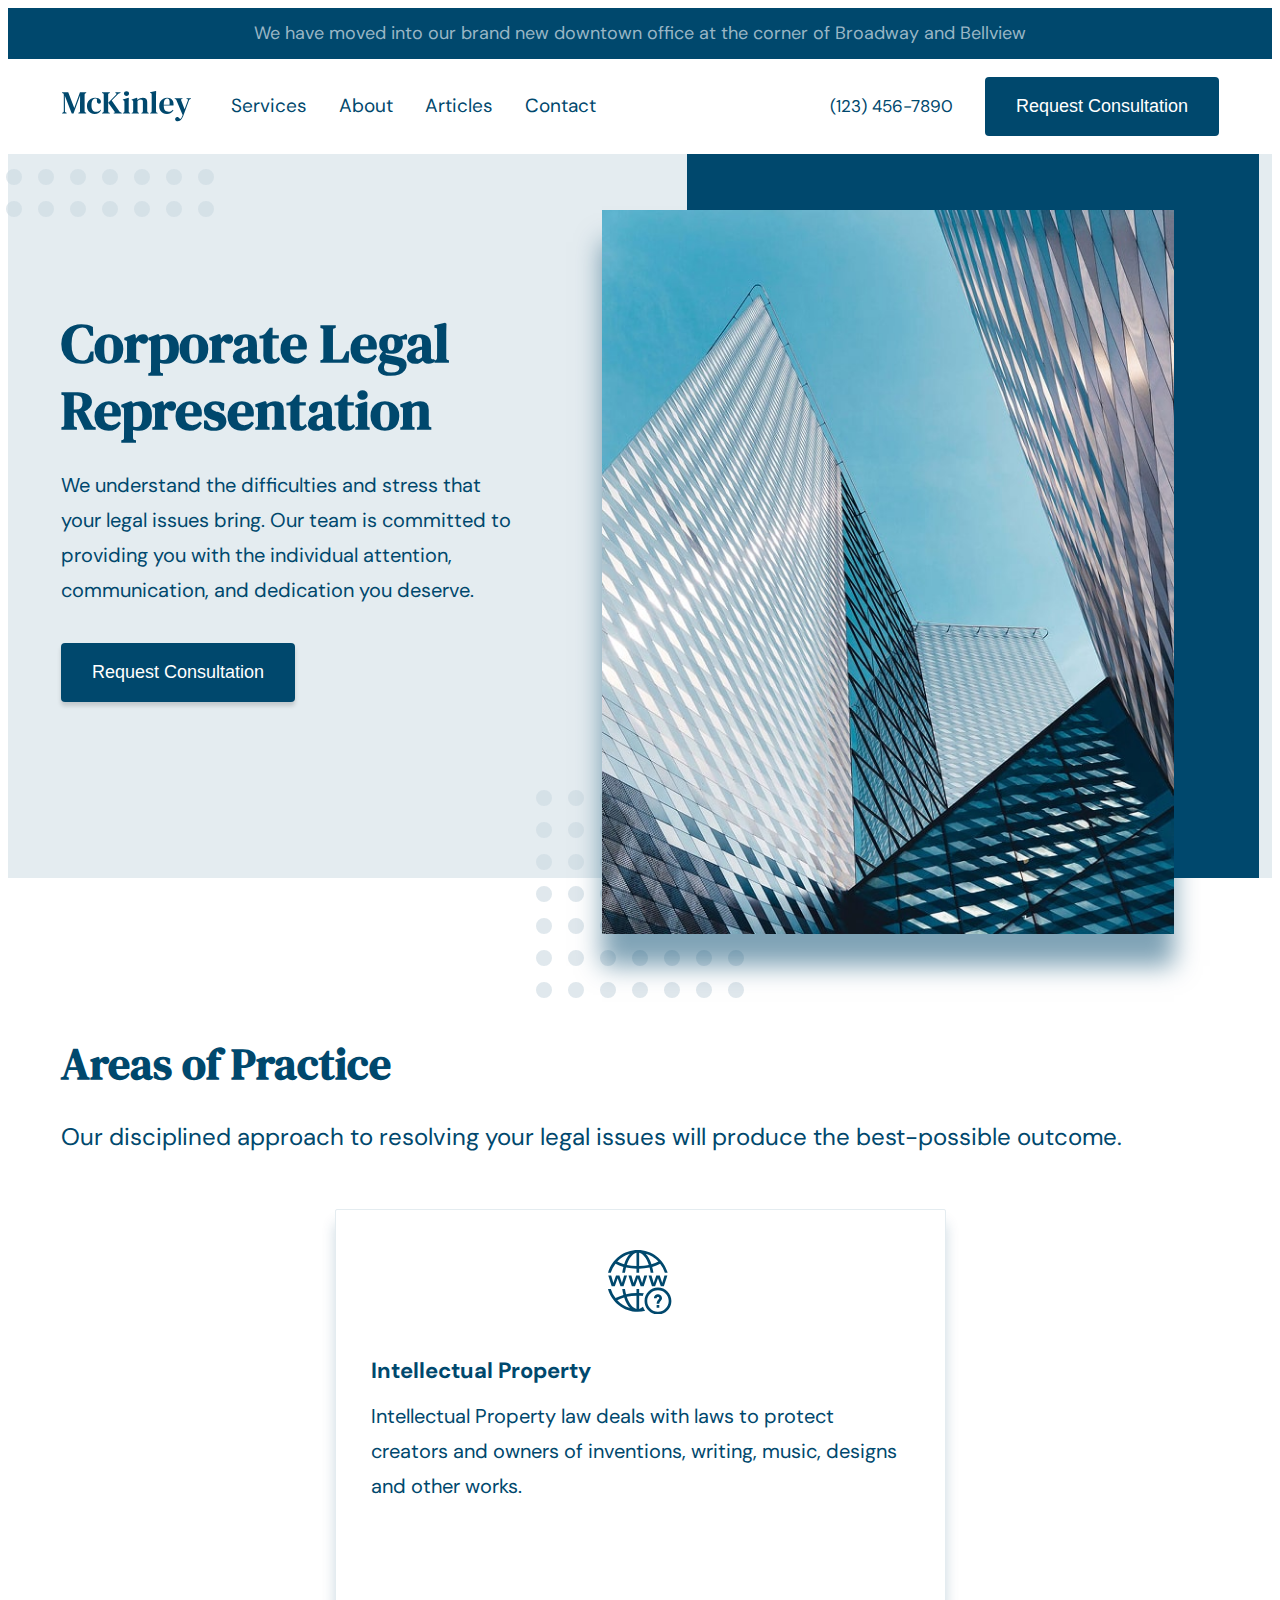
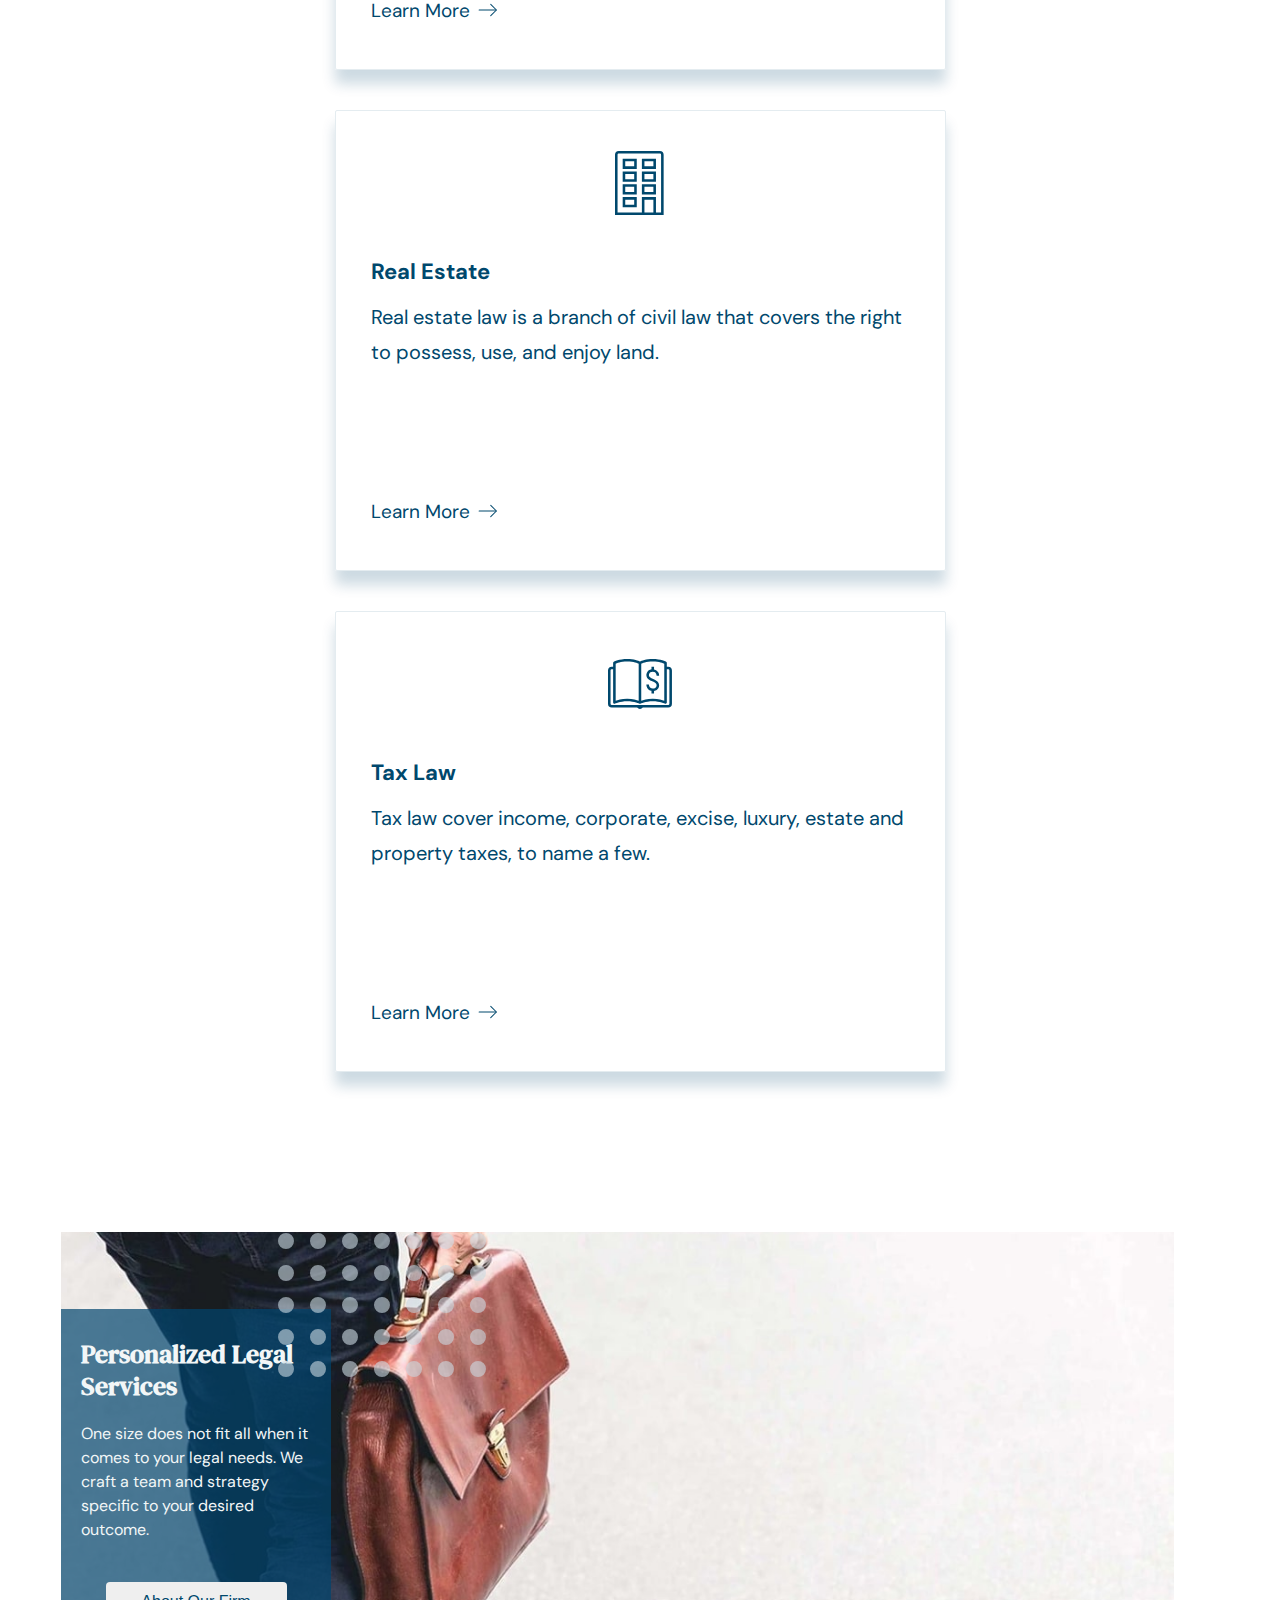
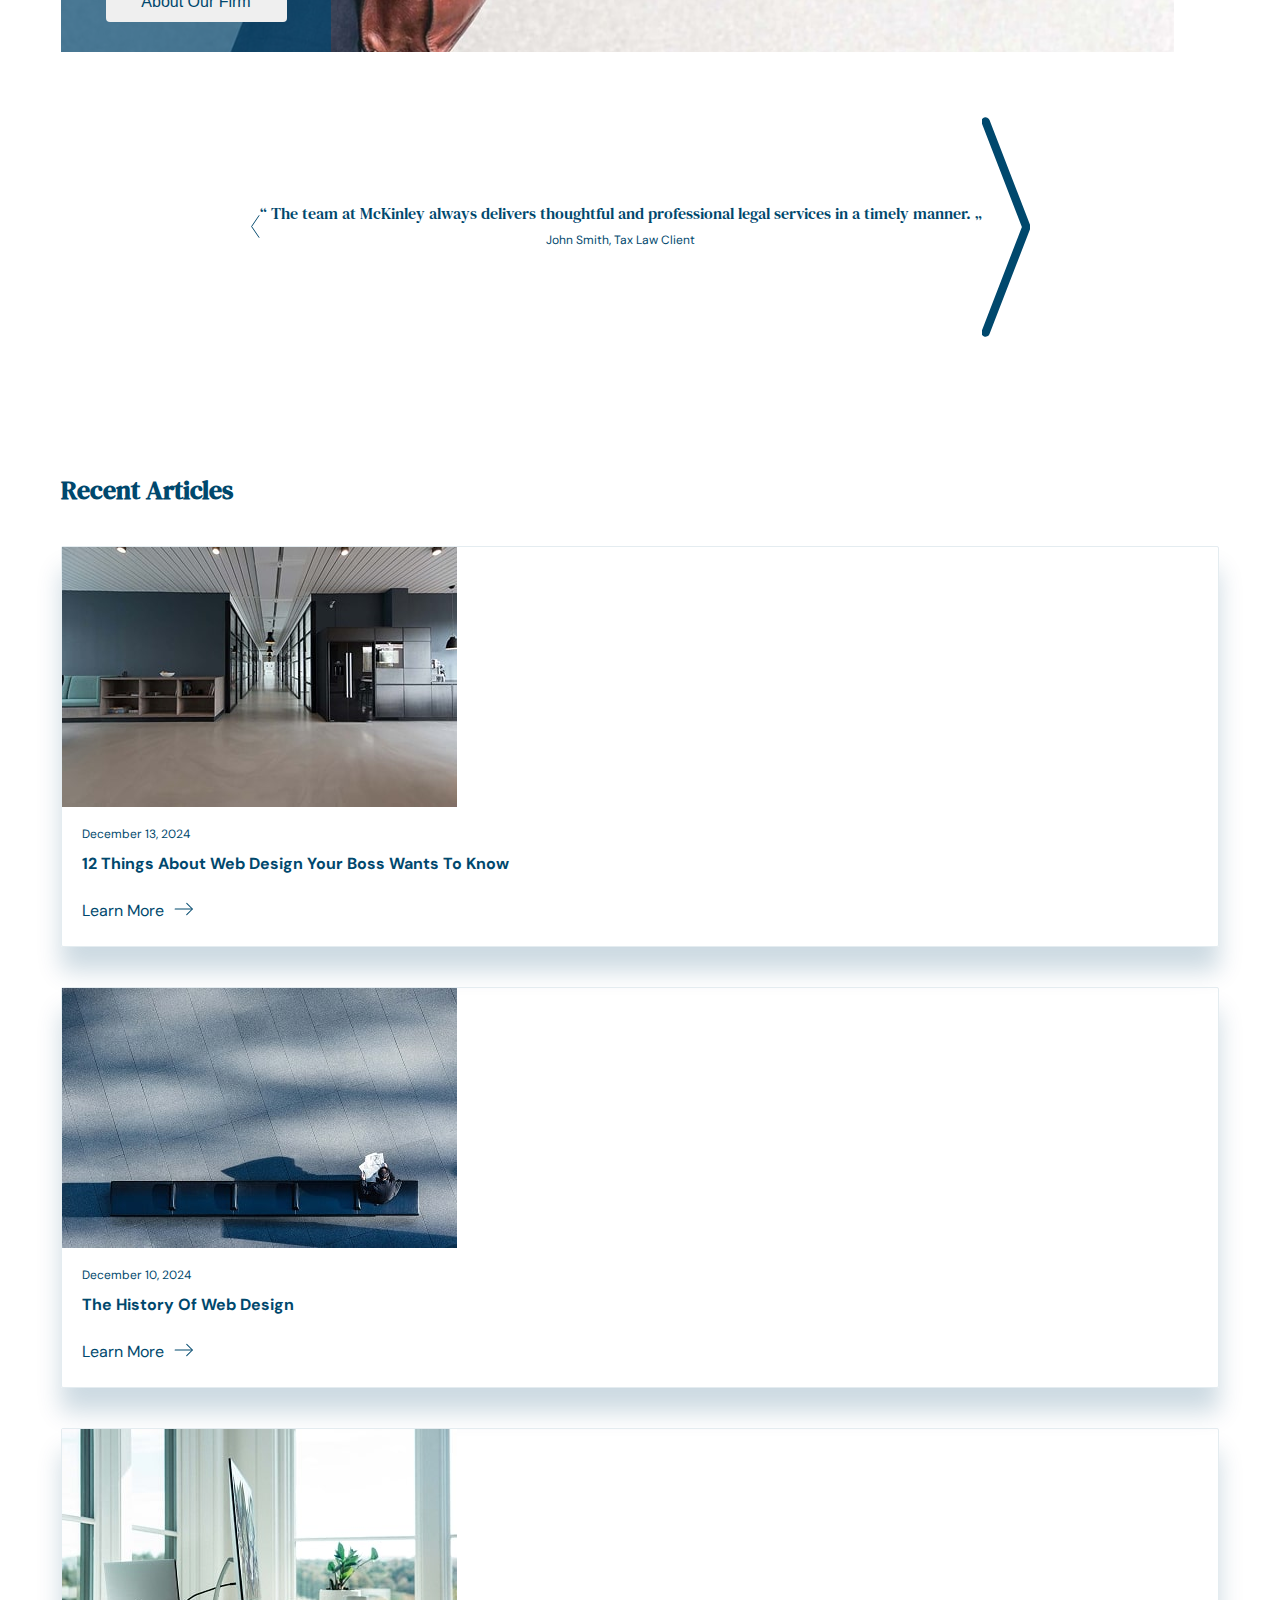
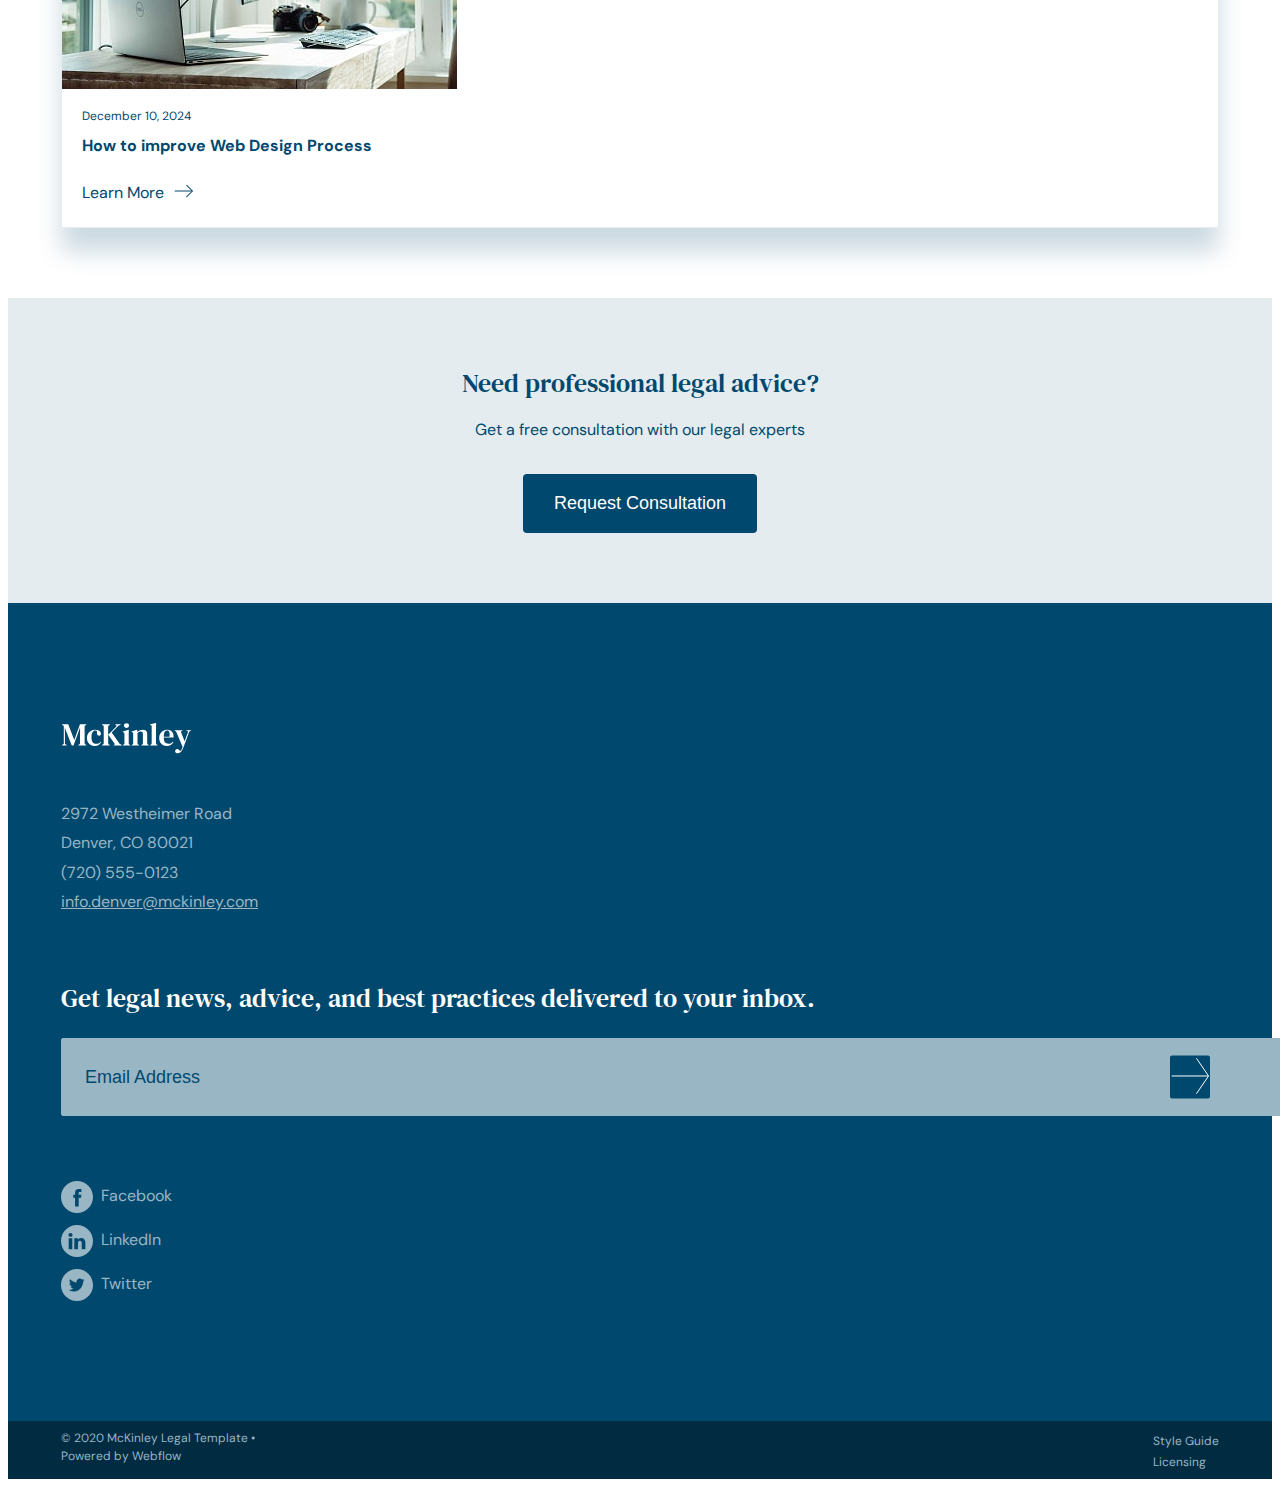
<file: index.html>
<!DOCTYPE html>
<html lang="en">

<head>
    <meta charset="UTF-8">
    <meta name="viewport"
        content="width=device-width, initial-scale=1.0">
    <meta name="description"
        content="Corporate Legal Representation McKinley meta tag content description" />
    <meta name="keywords"
        content="corporate legal, legal, consultation, real estate, tax law, intellectual property, personalized legal services, legal advice " />

    <title>McKinley Legal Company</title>
    <link rel="preconnect"
        href="https://fonts.googleapis.com">
    <link rel="preconnect"
        href="https://fonts.gstatic.com"
        crossorigin>
    <link
        href="https://fonts.googleapis.com/css2?family=DM+Sans:ital,opsz,wght@0,9..40,100..1000;1,9..40,100..1000&family=DM+Serif+Text:ital@0;1&display=swap"
        rel="stylesheet">
    <link rel="stylesheet"
        href="./css/styles.css">
    <link rel="stylesheet"
        href="https://cdnjs.cloudflare.com/ajax/libs/modern-normalize/3.0.1/modern-normalize.min.css"
        integrity="sha512-q6WgHqiHlKyOqslT/lgBgodhd03Wp4BEqKeW6nNtlOY4quzyG3VoQKFrieaCeSnuVseNKRGpGeDU3qPmabCANg=="
        crossorigin="anonymous"
        referrerpolicy="no-referrer" />

</head>

<body>
    <header class="header">
        <div class="header-info">
            <h1 class="visually-hidden">McKinley Legal Company</h1>
            <p class="header-info-caption">We have moved into our brand new downtown office at the corner of Broadway
                and
                Bellview</p>
        </div>
        <div class="nav-wrapper container">
            <nav class="header-navigation"
                aria-label="Main navigation">
                <a class="header-logo"
                    href="/">
                    <svg class="header-logo-icon"
                        width="130"
                        height="31">
                        <use href="./images/svg-sprite.svg#icon-logo"></use>
                    </svg></a>
                <ul class="navigation-list">
                    <li class="navigation-item"><a href="#services"
                            class="navigation-item-link">Services</a></li>
                    <li class="navigation-item"><a href="#about"
                            class="navigation-item-link">About</a></li>
                    <li class="navigation-item"><a href="#articles"
                            class="navigation-item-link">Articles</a></li>
                    <li class="navigation-item"><a href="#contact"
                            class="navigation-item-link">Contact</a></li>
                </ul>
            </nav>
            <div class="header-contacts-info">
                <address class="header-address">
                    <a class="address-contact"
                        href="tel:+1234567890">(123) 456-7890</a>
                </address>
                <button class="header-btn-request"
                    type="button"
                    aria-label="Request consultation">Request Consultation</button>
            </div>
            <button class="mobile-menu-btn"
                type="button"
                aria-label="Open navigation menu"><svg class="mobile-menu-icon"
                    width="30"
                    height="30">
                    <use href="./images/svg-sprite.svg#icon-menu-btn"></use>
                </svg></button>
        </div>
    </header>
    <main class="main">
        <section class="hero-wrapper">
            <div class="hero container">
                <svg class="design-icon-bfr">
                    <use href="./images/svg-sprite.svg#icon-dotes"></use>
                </svg>
                <div class="hero-title-wrapper">
                    <h2 class="hero-title">Corporate Legal Representation</h2>
                    <p class="hero-tagline">We understand the difficulties and stress that your legal issues bring. Our
                        team
                        is
                        committed to providing you with the individual attention, communication, and dedication you
                        deserve.
                    </p>
                    <button class="hero-btn-request"
                        type="button"
                        aria-label="Request consultation">Request Consultation</button>
                </div>
                <img class="hero-bkgnd-img"
                    srcset="./images/hero-img-2x-min.jpg 2x"
                    src="./images/hero-img-min.jpg"
                    alt="photo of buildings">
                <svg class="design-icon-aft">
                    <use href="./images/svg-sprite.svg#icon-dotes"></use>
                </svg>
            </div>
        </section>
        <section class="services"
            id="services">
            <div class="container">
                <h2 class="services-title">Areas of Practice</h2>
                <p class="services-caption">Our disciplined approach to resolving your legal issues will produce the
                    best-possible outcome.</p>
                <ul class="services-list">
                    <li class="services-item">
                        <svg class="services-item-icon"
                            width="64"
                            height="64">
                            <use href="./images/svg-sprite.svg#icon-internet"></use>
                        </svg>
                        <h3 class="services-item-caption">Intellectual Property</h3>
                        <p class="services-item-text">Intellectual Property law deals with laws to protect creators and
                            owners of inventions, writing, music, designs and other works.</p>
                        <a class="services-item-link"
                            href="#request">Learn More<svg class="services-item-link-icon"
                                width="19"
                                height="14">
                                <use href="./images/svg-sprite.svg#icon-arrow"></use>
                            </svg></a>
                    </li>
                    <li class="services-item">
                        <svg class="services-item-icon"
                            width="64"
                            height="64">
                            <use href="./images/svg-sprite.svg#icon-building"></use>
                        </svg>
                        <h3 class="services-item-caption">Real Estate</h3>
                        <p class="services-item-text">Real estate law is a branch of civil law that covers the right to
                            possess, use, and enjoy land.</p>
                        <a class="services-item-link"
                            href="#request">Learn More<svg class="services-item-link-icon"
                                width="19"
                                height="14">
                                <use href="./images/svg-sprite.svg#icon-arrow"></use>
                            </svg></a>
                    </li>
                    <li class="services-item">
                        <svg class="services-item-icon"
                            width="64"
                            height="64">
                            <use href="./images/svg-sprite.svg#icon-checkbill"></use>
                        </svg>
                        <h3 class="services-item-caption">Tax Law</h3>
                        <p class="services-item-text">Tax law cover income, corporate, excise, luxury, estate and
                            property
                            taxes, to name a few.</p>
                        <a class="services-item-link"
                            href="#request">Learn More<svg class="services-item-link-icon"
                                width="19"
                                height="14">
                                <use href="./images/svg-sprite.svg#icon-arrow"></use>
                            </svg></a>
                    </li>
                </ul>
            </div>
        </section>
        <section class="about container"
            id="about">
            <div class="about-wrapper">
                <div class="about-inner">
                    <svg class="about-design-icon"
                        width="208"
                        height="208">
                        <use href="./images/svg-sprite.svg#icon-dotes"></use>
                    </svg>
                    <h2 class="about-tittle">Personalized Legal Services</h2>
                    <p class="about-text">One size does not fit all when it comes to your legal needs. We craft a team
                        and
                        strategy specific to your desired outcome.</p>
                    <button class="about-btn-info"
                        type="button"
                        aria-label="About our firm">About Our Firm</button>
                </div>
            </div>
            <div class="feedback-wrapper">
                <button type="button"
                    aria-label="Slide to the previous feedback"
                    class="about-slider-back"><svg class="about-slider-back-icon"
                        width="9"
                        height="25">
                        <use href="./images/svg-sprite.svg#icon-arrow-slide"></use>
                    </svg></button>
                <div class="feedback-inner">
                    <p class="about-client-feedback">“ The team at McKinley always delivers thoughtful and professional
                        legal services in a timely manner. „</p>
                    <p class="about-client-name">John Smith, Tax Law Client</p>
                </div>
                <button type="button"
                    class="about-slider-forward"
                    aria-label="Slide to the next feedback"><svg class="about-slider-forward-icon">
                        <use href="./images/svg-sprite.svg#icon-arrow-big-slide"></use>
                    </svg></button>
            </div>
        </section>
        <section class="recent-articles container"
            id="articles">
            <h2 class="recent-articles-title">Recent Articles</h2>
            <ul class="recent-articles-list">
                <li class="recent-articles-item">
                    <img srcset="./images/atcl-img1-2x-min.jpg 2x"
                        src="./images/atcl-img1-min.jpg"
                        alt="office interior, long corridor"
                        class="recent-articles-item-img">
                    <time datetime="2024-12-13"
                        class="recent-articles-date">December 13, 2024</time>
                    <h3 class="recent-articles-item-title">12 Things About Web Design Your Boss Wants To Know</h3>
                    <a href=""
                        class="recent-articles-link">Learn More<svg class="recent-articles-link-icon"
                            width="19"
                            height="14">
                            <use href="./images/svg-sprite.svg#icon-arrow"></use>
                        </svg></a>
                </li>
                <li class="recent-articles-item">
                    <img srcset="./images/atcl-img2-2x-min.jpg 2x"
                        src="./images/atcl-img2-min.jpg"
                        alt="man reading on the bench"
                        class="recent-articles-item-img">
                    <time datetime="2024-12-10"
                        class="recent-articles-date">December 10, 2024</time>
                    <h3 class="recent-articles-item-title">The History Of Web Design</h3>
                    <a href=""
                        class="recent-articles-link">Learn More<svg class="recent-articles-link-icon"
                            width="19"
                            height="14">
                            <use href="./images/svg-sprite.svg#icon-arrow"></use>
                        </svg></a>
                </li>
                <li class="recent-articles-item">
                    <img srcset="./images/atcl-img3-2x-min.jpg 2x"
                        src="./images/atcl-img3-min.jpg"
                        alt="Laptop, PC, camera and flower on the desktop"
                        class="recent-articles-item-img">
                    <time datetime="2024-12-10"
                        class="recent-articles-date">December 10, 2024</time>
                    <h3 class="recent-articles-item-title">How to improve Web Design Process</h3>
                    <a href=""
                        class="recent-articles-link">Learn More<svg class="recent-articles-link-icon"
                            width="19"
                            height="14">
                            <use href="./images/svg-sprite.svg#icon-arrow"></use>
                        </svg></a>
                </li>
            </ul>
        </section>
        <section class="request-form"
            id="">
            <div class="container">
                <p class="request-form-question">Need professional legal advice?</p>
                <p class="request-form-text">Get a free consultation with our legal experts</p>
                <button class="request-form-btn"
                    aria-label="Request consultation">Request Consultation</button>
            </div>
        </section>
    </main>
    <footer class="main-footer">
        <div class="container footer-wrapper">
            <a class="footer-logo"
                href="/">
                <svg class="footer-logo-icon"
                    width="130"
                    height="31">
                    <use href="./images/svg-sprite.svg#icon-logo"></use>
                </svg></a>
            <address class="footer-address"
                id="contact">
                <p class="footer-address-info">2972 Westheimer Road</p>
                <p class="footer-address-info">Denver, CO 80021</p>
                <a href="tel:+7205550123"
                    class="footer-address-tel">(720) 555-0123</a>
                <a href="mailto:info.denver@mckinley.com"
                    class="footer-address-email">info.denver@mckinley.com</a>
            </address>
            <p class="footer-form-caption">Get legal news, advice, and best practices delivered to your inbox.</p>
            <form class="footer-form">
                <input class="footer-form-input"
                    type="email"
                    name="footer-email"
                    placeholder="Email Address">
                <button type="button"
                    class="footer-form-sbscr-btn"><svg class="sbscr-btn-icon"
                        width="40"
                        height="40">
                        <use href="./images/svg-sprite.svg#icon-arrow-subscr-btn"></use>
                    </svg></button>
            </form>
            <nav aria-label="Social networks"
                class="footer-nav">
                <ul class="social-networks-list">
                    <li class="social-networks-item">
                        <a href="https://www.facebook.com/"
                            target="_blank"
                            rel="noopener noreferrer nofollow"
                            class="social-networks-link">
                            <svg class="social-networks-icon"
                                width="32"
                                height="32">
                                <use href="./images/svg-sprite.svg#icon-facebook"></use>
                            </svg>Facebook</a>
                    </li>
                    <li class="social-networks-item">
                        <a href="https://ua.linkedin.com/"
                            target="_blank"
                            rel="noopener noreferrer nofollow"
                            class="social-networks-link">
                            <svg class="social-networks-icon"
                                width="32"
                                height="32">
                                <use href="./images/svg-sprite.svg#icon-linked"></use>
                            </svg>LinkedIn</a>
                    </li>
                    <li class="social-networks-item">
                        <a href="https://x.com/"
                            target="_blank"
                            rel="noopener noreferrer nofollow"
                            class="social-networks-link">
                            <svg class="social-networks-icon"
                                width="32"
                                height="32">
                                <use href="./images/svg-sprite.svg#icon-twitter"></use>
                            </svg>Twitter</a>
                    </li>
                </ul>
            </nav>
        </div>
    </footer>
    <footer class="secondary-footer">
        <div class="container secondary-footer-wrap">
            <ul class="footer-copyright-list-1st">
                <li class="footer-copyright-item">
                    <p class="footer-copyright-text">&copy; 2020 McKinley Legal Template •</p>
                </li>
                <li class="footer-copyright-item">
                    <p class="footer-copyright-text">Powered by Webflow</p>
                </li>
            </ul>
            <ul class="footer-copyright-list-2nd">
                <li class="footer-copyright-item"><a class="footer-copyright-link"
                        href="">Style Guide</a></li>
                <li class="footer-copyright-item"><a class="footer-copyright-link"
                        href="">Licensing</a></li>
            </ul>
        </div>
    </footer>
</body>

</html>
</file>
<file: css/styles.css>
body {
  font-family: 'DM Sans', sans-serif;
  color: #00486d;
  background-color: #fff;
}
h1,
h2,
h3,
h4,
h5 {
  font-family: 'DM Serif Text', sans-serif;
}

/*? обнулення відступів браузера */
h1,
h2,
h3,
h4,
h5,
p {
  margin-bottom: 0;
  margin-top: 0;
}

/*? обнулення відступів браузера */
ul {
  list-style: none;
  margin-bottom: 0;
  margin-top: 0;
  padding-left: 0;
}

a {
  text-decoration: none;
  color: currentColor;
}

img {
  display: block;
  max-width: 100%;
  height: auto;
}

address {
  font-style: normal;
}

button {
  cursor: pointer;
  padding: 0;
}

.visually-hidden {
  position: absolute;
  width: 1px;
  height: 1px;
  margin: -1px;
  border: 0;
  padding: 0;
  white-space: nowrap;
  clip-path: inset(100%);
  clip: rect(0 0 0 0);
  overflow: hidden;
}

/*? задання max-ширини контенту сайту та відцентрування його (підхід mobile-first) */
.container {
  width: 320px;
  padding-left: 15px;
  padding-right: 15px;
  margin: 0 auto;
}

/** ==============HEADER================ */

.nav-wrapper {
  display: flex;
  align-items: center;
  justify-content: space-between;
}

.header-info-caption {
  font-size: 12px;
  line-height: 1.1;
  color: #99b6c5;
  text-align: center;
  padding-top: 8px;
  padding-bottom: 8px;
  background-color: #00486d;
}

.navigation-list {
  display: none;
}
.header-logo {
  display: block;
  padding-top: 20px;
  padding-bottom: 16px;
  padding-left: 10px;
}

.header-logo-icon {
  fill: #00486d;
}
.header-address {
  display: none;
}

.header-btn-request {
  display: none;
}
.mobile-menu-btn {
  background-color: transparent;
  border: none;
  line-height: 1.5;
  margin-right: 10px;
}
.mobile-menu-icon {
  fill: #00486d;
  transition: background-color 250ms cubic-bezier(0.4, 0, 0.2, 1),
    border-radius 250ms cubic-bezier(0.4, 0, 0.2, 1);
}

.mobile-menu-icon:hover,
.mobile-menu-icon:focus {
  background-color: #99b6c5;
  border-radius: 5px;
}

/** ==============HERO================ */

.hero {
  position: relative;
  height: auto;
  overflow: hidden;
  background-image: linear-gradient(
      rgba(228, 236, 240, 0.5),
      rgba(228, 236, 240, 0.5)
    ),
    url(../images/hero-img-min.jpg);
  background-repeat: no-repeat;
  background-size: cover;
  background-position: center;
  box-shadow: 0 18px 16px 0 rgba(0, 72, 109, 0.5);
}

@media (min-device-pixel-ratio: 2),
  (min-resolution: 192dpi),
  (min-resolution: 2dppx) {
  .hero {
    background-image: linear-gradient(
        rgba(228, 236, 240, 0.5),
        rgba(228, 236, 240, 0.5)
      ),
      url(../images/hero-img-2x-min.jpg);
  }
}

.hero-title-wrapper {
  padding: 75px 20px;
}

.design-icon-bfr {
  position: absolute;
  top: -85px;
  left: 5px;
  fill: #ccdae2;
  opacity: 0.6;
  width: 148px;
  height: 148px;
  /* width: 208px;
  height: 208px; */
}
.design-icon-aft {
  position: absolute;
  bottom: -85px;
  right: 5px;
  fill: #ccdae2;
  opacity: 0.6;
  width: 148px;
  height: 148px;

  /* width: 208px;
  height: 208px; */
}

.hero-title {
  font-size: 35px;
  /* font-size: 55px; */
  line-height: 1.22;
  color: #00486d;
  margin-bottom: 20px;
}
.hero-tagline {
  font-size: 16px;
  line-height: 1.4;
  /* font-size: 24px;
line-height: 1.75; */
  color: #00486d;
  margin-bottom: 20px;
}
.hero-btn-request {
  font-size: 16px;
  /* font-size: 18px; */
  line-height: 1.94444;
  text-align: center;
  color: #fff;
  border-radius: 4px;
  border: none;
  display: block;
  margin: 0 auto;
  width: 180px;
  height: 40px;
  /* width: 234px;
  height: 59px; */
  box-shadow: 0 4px 4px 0 rgba(0, 0, 0, 0.15);
  background-color: #00486d;
  transition: transform 250ms cubic-bezier(0.4, 0, 0.2, 1),
    box-shadow 250ms cubic-bezier(0.4, 0, 0.2, 1);
}
.hero-btn-request:hover,
.hero-btn-request:focus {
  transform: scale(1.05);
  box-shadow: 0px 4px 10px rgba(0, 0, 0, 0.2);
}

.hero-bkgnd-img {
  display: none;
}

/** ==============SERVICES================ */

.services {
  padding: 100px 0;
}

.services-title {
  /* font-size: 44px; */
  font-size: 26px;
  line-height: 1.2;
  color: #00486d;
}

.services-caption {
  margin-top: 20px;
  margin-bottom: 40px;
  font-weight: 400;
  font-size: 16px;
  line-height: 1.5;
  /* font-size: 24px;
  line-height: 1.75; */
  color: #00486d;
}

.services-list {
  display: flex;
  flex-direction: column;
  gap: 40px;
}

.services-item {
  padding: 40px 20px;
  border: 1px solid #e4ecf0;
  border-radius: 2px;
  box-shadow: 0 14px 14px 0 rgba(0, 72, 109, 0.2);
}

.services-item-icon {
  display: block;
  margin: 0 auto;
  margin-bottom: 20px;
  fill: #00486d;
}

.services-item-caption {
  font-family: 'DM Sans', sans-serif;
  font-size: 18px;
  line-height: 1.5;
  color: #00486d;
  margin-bottom: 12px;
}

.services-item-text {
  font-size: 16px;
  line-height: 1.5;
  /* line-height: 1.75; */
  color: #00486d;
  margin-bottom: 20px;
}

.services-item-link {
  font-size: 16px;
  line-height: 1.5;
  color: #00486d;
  transition: text-decoration 250ms cubic-bezier(0.4, 0, 0.2, 1);
}

.services-item-link:hover,
.services-item-link:focus {
  text-decoration: underline;
}

.services-item-link-icon {
  fill: transparent;
  stroke: #00486d;
  margin-left: 8px;
}

/** ==============ABOUT================ */

.about {
  overflow: hidden;
}

.about-wrapper {
  background-image: linear-gradient(
      rgba(228, 236, 240, 0),
      rgba(228, 236, 240, 0)
    ),
    url(../images/bkd-img-min.jpg);
  background-repeat: no-repeat;
  background-size: cover;
  background-position: top left, -45px;
  height: 420px;
  position: relative;
}

@media (min-device-pixel-ratio: 2),
  (min-resolution: 192dpi),
  (min-resolution: 2dppx) {
  .about-wrapper {
    background-image: linear-gradient(
        rgba(228, 236, 240, 0),
        rgba(228, 236, 240, 0)
      ),
      url(../images/bkd-img-2x-min.jpg);
  }
}

.about-inner {
  position: absolute;
  background-color: rgba(0, 69, 109, 0.7);
  padding: 30px 20px;
  width: 230px;
  bottom: 0;
  left: 0;
}
.about-design-icon {
  position: absolute;
  right: -155px;
  top: -140px;
  fill: #ccdae2;
  opacity: 0.6;
}
.about-tittle {
  font-size: 26px;
  line-height: 1.2;
  color: #f2f6f7;
  margin-bottom: 20px;
}
.about-text {
  font-size: 16px;
  line-height: 1.5;
  color: #f2f6f7;
  margin-bottom: 40px;
}
.about-btn-info {
  font-size: 16px;
  line-height: 1.94444;
  text-align: center;
  color: #00486d;
  display: block;
  margin: 0 auto;
  border-radius: 4px;
  width: 181px;
  height: 40px;
  border: none;
  transition: transform 250ms cubic-bezier(0.4, 0, 0.2, 1),
    box-shadow 250ms cubic-bezier(0.4, 0, 0.2, 1);
}
.about-btn-info:hover,
.about-btn-info:focus {
  transform: scale(1.05);
  box-shadow: 0px 4px 10px rgba(0, 0, 0, 0.2);
}

/** ==============FEEDBACK================ */

.feedback-wrapper {
  padding: 50px 0;
  display: flex;
  align-items: center;
  justify-content: center;
}
.feedback-inner {
  display: flex;
  flex-direction: column;
}
.about-slider-back {
  border: none;
  background-color: transparent;
  transition: transform 250ms cubic-bezier(0.4, 0, 0.2, 1);
}
.about-slider-back:hover,
.about-slider-back:focus {
  transform: scale(1.15);
}

.about-slider-back-icon {
  fill: transparent;
  stroke: #00486d;
}

.about-client-feedback {
  font-family: 'DM Serif Text', sans-serif;
  font-size: 16px;
  line-height: 1.6;
  text-align: center;
  color: #00486d;
}
.about-client-name {
  text-align: center;
  font-size: 12px;
  line-height: 2.33333;
  color: #00486d;
}
.about-slider-forward {
  border: none;
  background-color: transparent;
}
.about-slider-forward:hover .about-slider-forward-icon,
.about-slider-forward:focus .about-slider-forward-icon {
  transform: scale(1.1);
}

.about-slider-forward-icon {
  fill: transparent;
  stroke: #00486d;
  width: 48px;
  height: 250px;
  /* width: 68px;
  height: 352px; */
  transition: transform 250ms cubic-bezier(0.4, 0, 0.2, 1);
}

/** ==============ARTICLES================ */

.recent-articles {
  padding-top: 70px;
  padding-bottom: 70px;
}
.recent-articles-title {
  font-size: 26px;
  line-height: 1.2;
  color: #00486d;
  margin-bottom: 40px;
}
.recent-articles-list {
  display: flex;
  flex-direction: column;
  gap: 40px;
}
.recent-articles-item {
  border: 1px solid #e4ecf0;
  border-radius: 2px;
  box-shadow: 0 24px 24px 0 rgba(0, 72, 109, 0.2);
}
.recent-articles-item-img {
  margin-bottom: 20px;
}
.recent-articles-date {
  font-size: 12px;
  line-height: 1.28;
  color: #00486d;
  display: block;
  margin-bottom: 10px;
  padding-left: 20px;
}
.recent-articles-item-title {
  font-family: 'DM Sans', sans-serif;
  font-size: 16px;
  line-height: 1.5;
  color: #00486d;
  margin-bottom: 20px;
  padding-left: 20px;
  padding-right: 20px;
}

.recent-articles-link {
  font-size: 16px;
  line-height: 1.84211;
  color: #00486d;
  display: block;
  margin-bottom: 20px;
  padding-left: 20px;
  transition: text-decoration 250ms cubic-bezier(0.4, 0, 0.2, 1);
}
.recent-articles-link:hover,
.recent-articles-link:focus {
  text-decoration: underline;
}
.recent-articles-link-icon {
  fill: transparent;
  stroke: #00486d;
  margin-left: 10px;
}

/** ==============REQUEST================ */

.request-form {
  background-color: #e4ecf0;
  /* padding: 150px 0; */
  padding: 70px 0;
  width: 100%;
}
.request-form-question {
  font-family: 'DM Serif Text', sans-serif;
  font-size: 26px;
  line-height: 1.2;
  text-align: center;
  color: #00486d;
}
.request-form-text {
  font-size: 16px;
  line-height: 1.83;
  text-align: center;
  color: #00486d;
  margin-top: 15px;
  margin-bottom: 30px;
}
.request-form-btn {
  font-size: 18px;
  line-height: 1.5;
  text-align: center;
  color: #fff;
  background-color: #00486d;
  border: none;
  border-radius: 4px;
  width: 234px;
  height: 59px;
  display: block;
  margin: 0 auto;
  transition: transform 250ms cubic-bezier(0.4, 0, 0.2, 1),
    box-shadow 250ms cubic-bezier(0.4, 0, 0.2, 1);
}
.request-form-btn:hover,
.request-form-btn:focus {
  transform: scale(1.05);
  box-shadow: 0px 4px 10px rgba(0, 0, 0, 0.2);
}

/** ==============MAIN FOOTER================ */

.main-footer {
  background-color: #00486d;
  padding: 120px 0;
}
.footer-wrapper {
}
.footer-logo {
  display: block;
  padding-bottom: 40px;
}
.footer-logo-icon {
  fill: #fff;
}
.footer-address {
}

.footer-address-info {
  font-size: 16px;
  line-height: 1.84;
  color: #99b6c5;
}
.footer-address-tel {
  display: block;
  font-size: 16px;
  line-height: 1.84;
  color: #99b6c5;
  transition: color 250ms cubic-bezier(0.4, 0, 0.2, 1);
}
.footer-address-email {
  display: block;
  font-size: 16px;
  line-height: 1.84;
  color: #99b6c5;
  text-decoration: underline;
  transition: color 250ms cubic-bezier(0.4, 0, 0.2, 1);
}
.footer-address-tel:hover,
.footer-address-tel:focus,
.footer-address-email:hover,
.footer-address-email:focus {
  color: #fff;
}

.footer-nav {
  margin-top: 65px;
}
.social-networks-list {
}
.social-networks-item:not(:last-child) {
  margin-bottom: 12px;
}
.social-networks-link {
  font-size: 16px;
  line-height: 1.75;
  color: #99b6c5;
  transition: color 250ms cubic-bezier(0.4, 0, 0.2, 1);
}
.social-networks-link:hover .social-networks-icon,
.social-networks-link:focus .social-networks-icon {
  color: #fff;
  fill: #fff;
}
.social-networks-link:hover,
.social-networks-link:focus {
  color: #fff;
}
.social-networks-icon {
  fill: #99b6c5;
  vertical-align: middle;
  margin-right: 8px;
  transition: fill 250ms cubic-bezier(0.4, 0, 0.2, 1);
}
.footer-form-caption {
  margin-top: 65px;
  font-family: 'DM Serif Text', sans-serif;
  font-size: 26px;
  line-height: 1.3;
  color: #fff;
  margin-bottom: 23px;
}

.footer-form {
  position: relative;
}

.footer-form-input {
  border: 1px solid #99b6c5;
  border-radius: 2px;
  height: 56px;
  background-color: #99b6c5;
  font-size: 18px;
  line-height: 1.84211;
  color: #00486d;
  padding: 10px 50px 10px 23px;
  width: 100%;
  outline: none;
}

.footer-form-input::placeholder {
  color: #00486d;
  font-size: 18px;
  line-height: 1.84;
}

.footer-form-sbscr-btn {
  background-color: #00486d;
  border-radius: 2px;
  border: none;
  position: absolute;
  top: 50%;
  transform: translateY(-50%);
  right: 9px;
  transition: transform 250ms cubic-bezier(0.4, 0, 0.2, 1),
    box-shadow 250ms cubic-bezier(0.4, 0, 0.2, 1);
}
.footer-form-sbscr-btn:hover,
.footer-form-sbscr-btn:focus {
  transform: translateY(-50%) scale(1.1);
  box-shadow: 0px 4px 10px rgba(0, 0, 0, 0.2);
}

.sbscr-btn-icon {
  fill: transparent;
  stroke: #fff;
}

/** ==============SECONDARY FOOTER================ */

.secondary-footer {
  background-color: #002b41;
  padding: 8px 0;
}
.secondary-footer-wrap {
  display: flex;
  justify-content: space-between;
}
.footer-copyright-list-1st {
}
.footer-copyright-list-2nd {
}

.footer-copyright-item {
}
.footer-copyright-text {
  font-size: 12px;
  line-height: 1.5;
  color: #99b6c5;
}
.footer-copyright-link {
  font-size: 12px;
  line-height: 1.5;
  color: #99b6c5;
  transition: color 250ms cubic-bezier(0.4, 0, 0.2, 1),
    fill 250ms cubic-bezier(0.4, 0, 0.2, 1);
}
.footer-copyright-link:hover,
.footer-copyright-link:focus {
  color: #fff;
  fill: #fff;
}

/** @@@@@@@@@@@@@-MEDIA-queries-@@@@@@@@@@@@@ */

@media (min-width: 428px) {
  .container {
    width: 428px;
  }
}

@media (min-width: 528px) {
  .container {
    width: 528px;
  }

  .recent-articles-item-img {
    margin: 0 auto 20px;
  }

  h2 {
    text-align: center;
  }
}

/*? !!! Tablet !!! */

@media (min-width: 768px) {
  .container {
    width: 768px;
  }
  .recent-articles-item-img {
    margin: 0 0 20px;
  }

  h2 {
    text-align: start;
  }

  /** ==============HEADER================ */
  .nav-wrapper {
    display: flex;
  }

  .header-info-caption {
    font-size: 16px;
    line-height: 1.94444;
  }

  .header-navigation {
    display: flex;
    align-items: center;
    justify-content: center;
    gap: 40px;
  }
  .navigation-list {
    display: flex;
    align-items: baseline;
    gap: 32px;
  }
  .header-logo {
    display: flex;
    align-items: center;
    padding: 0;
  }

  .navigation-item {
    font-size: 19px;
    line-height: 1.84;
    color: #00486d;
    padding-top: 30px;
    padding-bottom: 30px;
  }

  .navigation-item-link {
    transition: color 250ms cubic-bezier(0.4, 0, 0.2, 1),
      background-color 300ms cubic-bezier(0.4, 0, 0.2, 1),
      border-radius 300ms cubic-bezier(0.4, 0, 0.2, 1),
      box-shadow 300ms cubic-bezier(0.4, 0, 0.2, 1);
  }

  .navigation-item-link:hover,
  .navigation-item--link:focus {
    color: #fff;
    background-color: rgba(0, 72, 109, 1);
    border-radius: 4px;
    box-shadow: 0 0 0 6px rgba(0, 72, 109, 1);
  }

  .header-address {
    display: block;
    text-align: center;
  }
  .address-contact {
    font-size: 17px;
    line-height: 2.05882;
    transition: text-decoration 250ms cubic-bezier(0.4, 0, 0.2, 1);
  }

  .address-contact:hover,
  .address-contact:focus {
    text-decoration: underline;
  }

  .header-btn-request {
    display: block;
    width: 190px;
    font-size: 18px;
    line-height: 1.94;
    text-align: center;
    color: #fff;
    background-color: #00486d;
    border: none;
    border-radius: 4px;
    transition: transform 250ms cubic-bezier(0.4, 0, 0.2, 1),
      box-shadow 250ms cubic-bezier(0.4, 0, 0.2, 1);
  }

  .header-btn-request:hover,
  .header-btn-request:focus {
    transform: scale(1.05);
    box-shadow: 0px 4px 10px rgba(0, 0, 0, 0.2);
  }

  .mobile-menu-btn {
    display: none;
  }

  /** ==============HERO================ */
  .hero-wrapper {
    background-color: #e4ecf0;
    /* position: relative; */
  }
  .hero {
    position: relative;
    height: auto;
    overflow: visible;
    background-image: none;
    box-shadow: none;
  }

  .hero-title-wrapper {
    padding: 155px 0 176px 0;
  }

  .design-icon-bfr {
    top: -145px;
    left: -15px;
    width: 208px;
    height: 208px;
    clip-path: inset(150px 0px 0px 0px);
  }
  .design-icon-aft {
    bottom: 85px;
    right: 280px;
    width: 208px;
    height: 208px;
  }

  .hero-title {
    font-size: 45px;
    margin-bottom: 25px;
    max-width: 394px;
  }

  .hero-tagline {
    font-size: 20px;
    line-height: 1.5;
    max-width: 330px;
    margin-bottom: 35px;
  }

  .hero-btn-request {
    font-size: 18px;
    width: 234px;
    height: 59px;
    margin: 0;
  }

  .hero-bkgnd-img {
    position: absolute;
    display: block;
    width: 50%;
    height: auto;
    box-shadow: 45px -36px 0px 0px rgba(0, 72, 109, 1),
      0 32px 24px 0 rgba(0, 72, 109, 0.5);
    z-index: 1;
    top: 100px;
    right: 35px;
  }

  /** ==============SERVICES================ */

  .services {
    padding: 160px 0;
  }

  .services-title {
    font-size: 44px;
  }

  .services-caption {
    margin-top: 25px;
    margin-bottom: 51px;
    font-size: 24px;
    line-height: 1.75;
  }

  .services-list {
    display: flex;
    flex-direction: row;
    flex-wrap: wrap;
    justify-content: center;
    gap: 40px;
  }

  .services-item {
    padding: 40px 35px;
    flex-basis: calc((50% - 40px));
  }

  .services-item-icon {
    margin-bottom: 40px;
  }

  .services-item-caption {
    font-size: 22px;
  }

  .services-item-text {
    font-size: 20px;
    line-height: 1.75;
    min-height: 175px;
  }

  .services-item-link {
    display: block;
    font-size: 19px;
    line-height: 1.84;
  }

  /** ==============ABOUT================ */
}

/*? !!! Desktop !!! */

@media (min-width: 1158px) {
  .container {
    width: 1158px;
    padding-left: 40px;
    padding-right: 40px;
  }

  .header-info-caption {
    font-size: 18px;
  }

  .header-contacts-info {
    display: flex;
    gap: 32px;
    align-items: center;
  }

  .header-btn-request {
    width: 234px;
    height: 59px;
  }

  .design-icon-bfr {
    top: -145px;
    left: -15px;
    width: 208px;
    height: 208px;
    clip-path: inset(150px 0px 0px 0px);
  }
  .design-icon-aft {
    bottom: -120px;
    right: 515px;
    width: 208px;
    height: 208px;
  }

  .hero-title {
    font-size: 55px;
  }

  .hero-tagline {
    font-size: 20px;
    line-height: 1.75;
    max-width: 450px;
  }

  .hero-bkgnd-img {
    /* height: 752px; */
    height: 724px;
    width: auto;
    box-shadow: 85px -56px 0px 0px rgba(0, 72, 109, 1),
      0 32px 24px 0 rgba(0, 72, 109, 0.5);
    top: 56px;
    right: 85px;
  }
}

@media (min-width: 1440px) {
  .container {
    width: 1440px;
    padding-left: 85px;
    padding-right: 85px;
  }

  .hero-tagline {
    font-size: 24px;
    max-width: 563px;
  }

  .hero-bkgnd-img {
    height: 752px;
  }

  .design-icon-bfr {
    top: -145px;
    left: 20px;
  }

  .design-icon-aft {
    right: 535px;
  }
}
</file>
